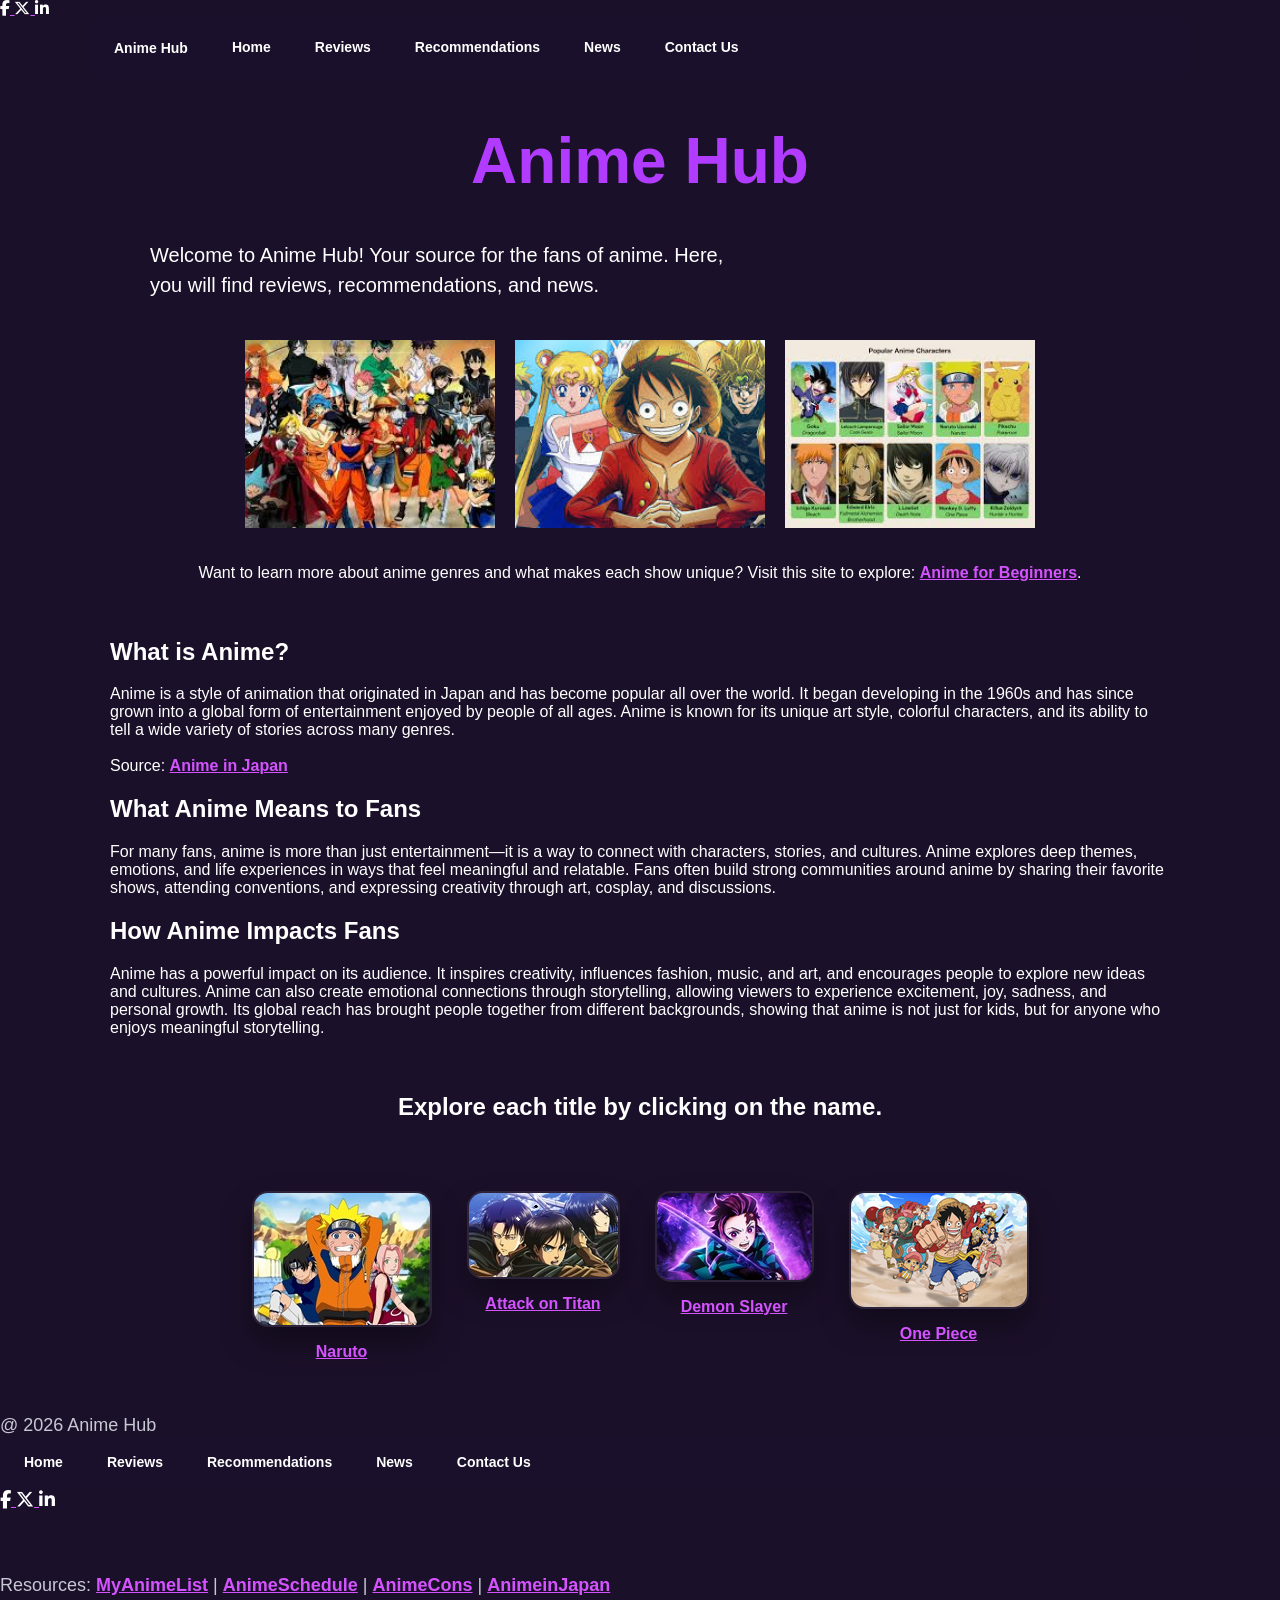
<file: index.html>
<!DOCTYPE html>
<html lang="en">
<head>
  <meta charset="UTF-8">
  <meta name="viewport" content="width=device-width, initial-scale=1.0">
 <link rel="stylesheet" href="https://cdnjs.cloudflare.com/ajax/libs/font-awesome/6.5.1/css/all.min.css">
  <title>Anime Hub - Home</title>
  <link rel="stylesheet" href="style.css">
    <style>
    h1 {
      text-align: center;
    }
      <!-- I USED ZYBOOKS, CHATGPT, GITHUB COPILOT, W3SCHOOLS TO HELP WITH THESE CODES -->
  </style>
</head>
<script src="SocialShare.js"></script>
<body>
<div class="share-bar">
   <!-- The Facebook Icon is below -->
    <a href="https://facebook.com" target="_blank" class="social-icon facebook">
        <i class="fab fa-facebook-f"></i>
    </a>
    <!-- The Twitter / X Icon is below -->
    <a href="https://twitter.com" target="_blank" class="social-icon twitter">
        <i class="fab fa-x-twitter"></i>
    </a>
    <!-- The LinkedIn Icon is below -->
    <a href="https://linkedin.com" target="_blank" class="social-icon linkedin">
        <i class="fab fa-linkedin-in"></i>
    </a>
</div>
  <div class="container">
    <header>
      <nav class="site-nav">
        <div class="nav-brand">
          <h2><a href="index.html">Anime Hub</a></h2>
        </div>
        <div id="nav-links" class="nav-links">
          <a href="index.html">Home</a>
          <a href="reviews.html">Reviews</a>
          <a href="recommendations.html">Recommendations</a>
          <a href="news.html">News</a>
          <a href="contact.html">Contact Us</a>
        </div>
      </nav>
    </header>
    <main class="home">
      <h1 style="color: #b13cff;">Anime Hub</h1>
      <p class="intro">
           Welcome to Anime Hub! Your source for the fans of anime. Here, you will find reviews, recommendations, and news.
      </p>
      <!-- I put pictures of groups of anime -->
      <div class="banner-row">
 <div class="banner-row">
  <img src="animepictures.jpg" alt="animepictures Banner" class="banner">
  <img src="animepictures2.jpg" alt="animepictures Banner" class="banner">
  <img src="animepictures3.jpg" alt="animepictures Banner" class="banner">
 </div>
  <p> Want to learn more about anime genres and what makes each show unique?
    Visit this site to explore:
    <a href="https://blog.displate.com/essential-anime-genres/" target="_blank">Anime for Beginners</a>.
  </p>
    <section class="about-anime">
  <h2>What is Anime?</h2>
    <p>
    Anime is a style of animation that originated in Japan and has become popular all over the world.
    It began developing in the 1960s and has since grown into a global form of entertainment enjoyed
    by people of all ages. Anime is known for its unique art style, colorful characters, and its
    ability to tell a wide variety of stories across many genres. 
    <br><br>
    
    Source: 
    <a href="https://animeinjapan.com/2023/09/everything-you-need-to-know-about-japanese-anime/" target="_blank">
      Anime in Japan
    </a>
  </p>
  <h2>What Anime Means to Fans</h2>
  <p>
    For many fans, anime is more than just entertainment—it is a way to connect with characters,
    stories, and cultures. Anime explores deep themes, emotions, and life experiences in ways that
    feel meaningful and relatable. Fans often build strong communities around anime by sharing their
    favorite shows, attending conventions, and expressing creativity through art, cosplay, and discussions.
  </p>

  <h2>How Anime Impacts Fans</h2>
  <p>
    Anime has a powerful impact on its audience. It inspires creativity, influences fashion, music,
    and art, and encourages people to explore new ideas and cultures. Anime can also create emotional
    connections through storytelling, allowing viewers to experience excitement, joy, sadness, and
    personal growth. Its global reach has brought people together from different backgrounds,
    showing that anime is not just for kids, but for anyone who enjoys meaningful storytelling.
  </p>
</section>
      <!-- individual anime pics -->

      <h2>Explore each title by clicking on the name.</h2>
<section class="anime-row">
        
        <div class="anime-card">
          <img src="Naruto.jpg" alt="Naruto">
           <p><a href="https://youtu.be/-G9BqkgZXRA?si=yzYzxNoAFTJAZHTi" target="_blank">Naruto</a></p>
        </div>

        <div class="anime-card">
          <img src="AttackonTitan2.jpg" alt="Attack on Titan">
          <p><a href="https://youtu.be/MGRm4IzK1SQ?si=L9QtOZnKsMv4501M" target="_blank">Attack on Titan</a></p>
        </div>

        <div class="anime-card">
          <img src="DemonSlayerHome.jpg" alt="Demon Slayer">
          <p><a href="https://youtu.be/VQGCKyvzIM4?si=_uyKwl52_qPNRIA2" target="_blank">Demon Slayer</a></p>
        </div>

        <div class="anime-card">
          <img src="OnePiece.png" alt="One Piece">             
          <p><a href="https://youtu.be/S8_YwFLCh4U?si=GzhGbMubPxefPXpX" target="_blank">One Piece</a></p>
         </div>
      </section>
      <!-- footers at the bottom of the page -->
      </main>
  </div>
     
                <footer>
  @ 2026 Anime Hub 
  <nav class="footer-nav">
    <a href="index.html">Home</a>
    <a href="reviews.html">Reviews</a>
    <a href="recommendations.html">Recommendations</a>
    <a href="news.html">News</a>
    <a href="contact.html">Contact Us</a>
  </nav>
<div class="share-bar">
   <!-- The Facebook Icon is below -->
    <a href="https://facebook.com" target="_blank" class="social-icon facebook">
        <i class="fab fa-facebook-f"></i>
    </a>
    <!-- The Twitter / X Icon is below -->
    <a href="https://twitter.com" target="_blank" class="social-icon twitter">
        <i class="fab fa-x-twitter"></i>
    </a>
    <!-- The LinkedIn Icon is below -->
    <a href="https://linkedin.com" target="_blank" class="social-icon linkedin">
        <i class="fab fa-linkedin-in"></i>
    </a>
</div>       
                </footer>
  
                <footer>
  <p>Resources:
    <a href="https://myanimelist.net/" target="_blank">MyAnimeList</a> |
    <a href="https://animeschedule.net/" target="_blank">AnimeSchedule</a> |
    <a href="https://animecons.com/" target="_blank">AnimeCons</a> |
    <a href="https://animeinjapan.com/2023/09/everything-you-need-to-know-about-japanese-anime/" target-"_blank">AnimeinJapan</a>
  </p>
                </footer>
</body>
</html>
</file>
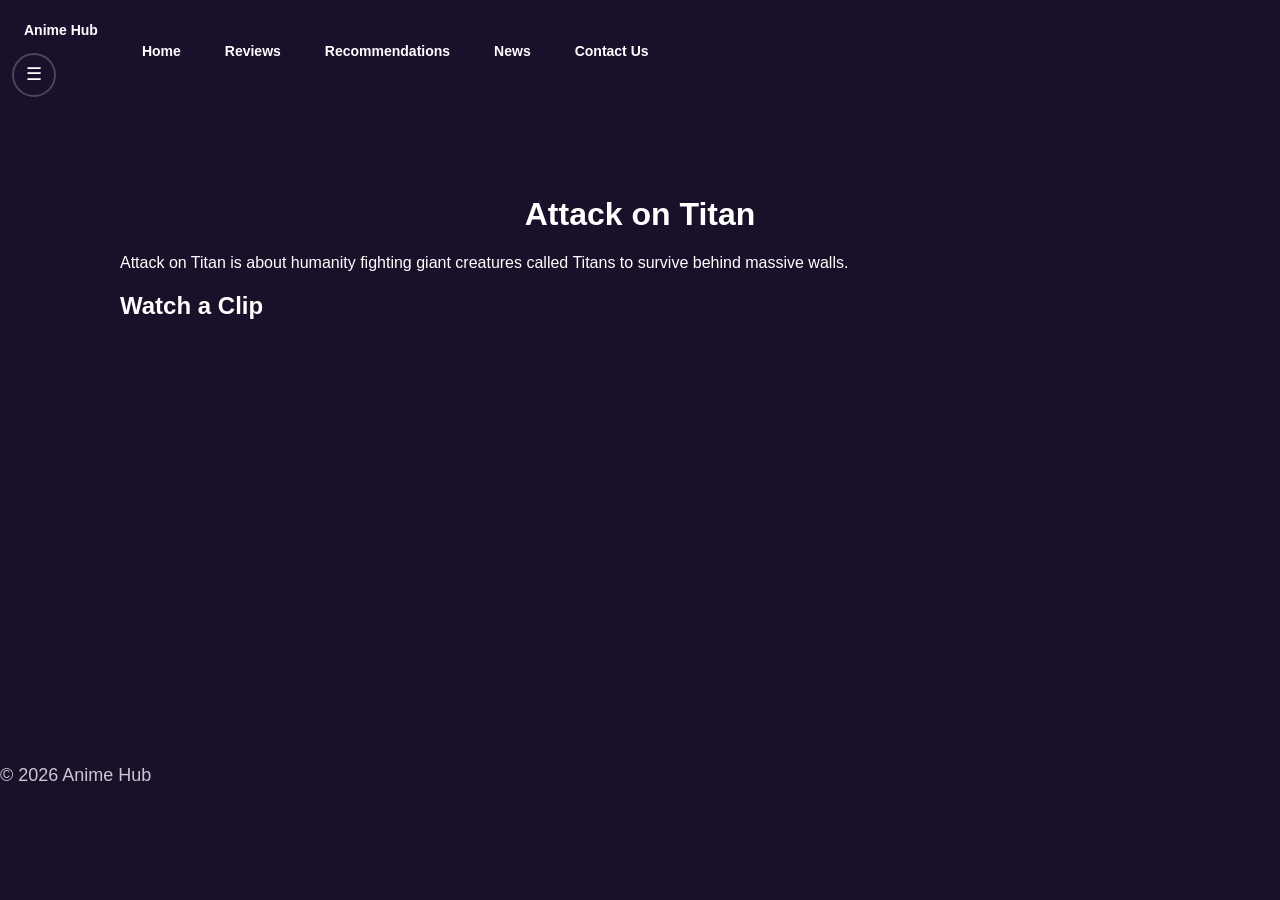
<file: aot.html>
<!DOCTYPE html>
<html lang="en">
<head>
  <meta charset="UTF-8">
  <meta name="viewport" content="width=device-width, initial-scale=1.0">
  <title>Anime Hub - Attack on Titan</title>
  <link rel="stylesheet" href="style.css">
  <script src="menu.js" defer></script>
</head>
<body>
  <header>
    <nav class="site-nav">
      <div class="nav-brand">
        <h2><a href="index.html">Anime Hub</a></h2>
        <button class="nav-toggle" aria-expanded="false" aria-controls="nav-links" aria-label="Open navigation menu">☰</button>
      </div>
      <div id="nav-links" class="nav-links">
        <a href="index.html">Home</a>
        <a href="reviews.html">Reviews</a>
        <a href="recommendations.html">Recommendations</a>
        <a href="news.html">News</a>
        <a href="contact.html">Contact Us</a>
      </div>
    </nav>
  </header>
  <main class="page">
  <h1>Attack on Titan</h1>
  <p>
    Attack on Titan is about humanity fighting giant creatures called Titans to survive behind massive walls.
  </p>
  <h2>Watch a Clip</h2>
  <iframe width="560" height="315" src="https://www.youtube.com/embed/MGRm4IzK1SQ" title="YouTube video player" frameborder="0" allowfullscreen></iframe>
  <br><br>
  </main>
  <footer>© 2026 Anime Hub</footer>
</body>
</html>
</file>
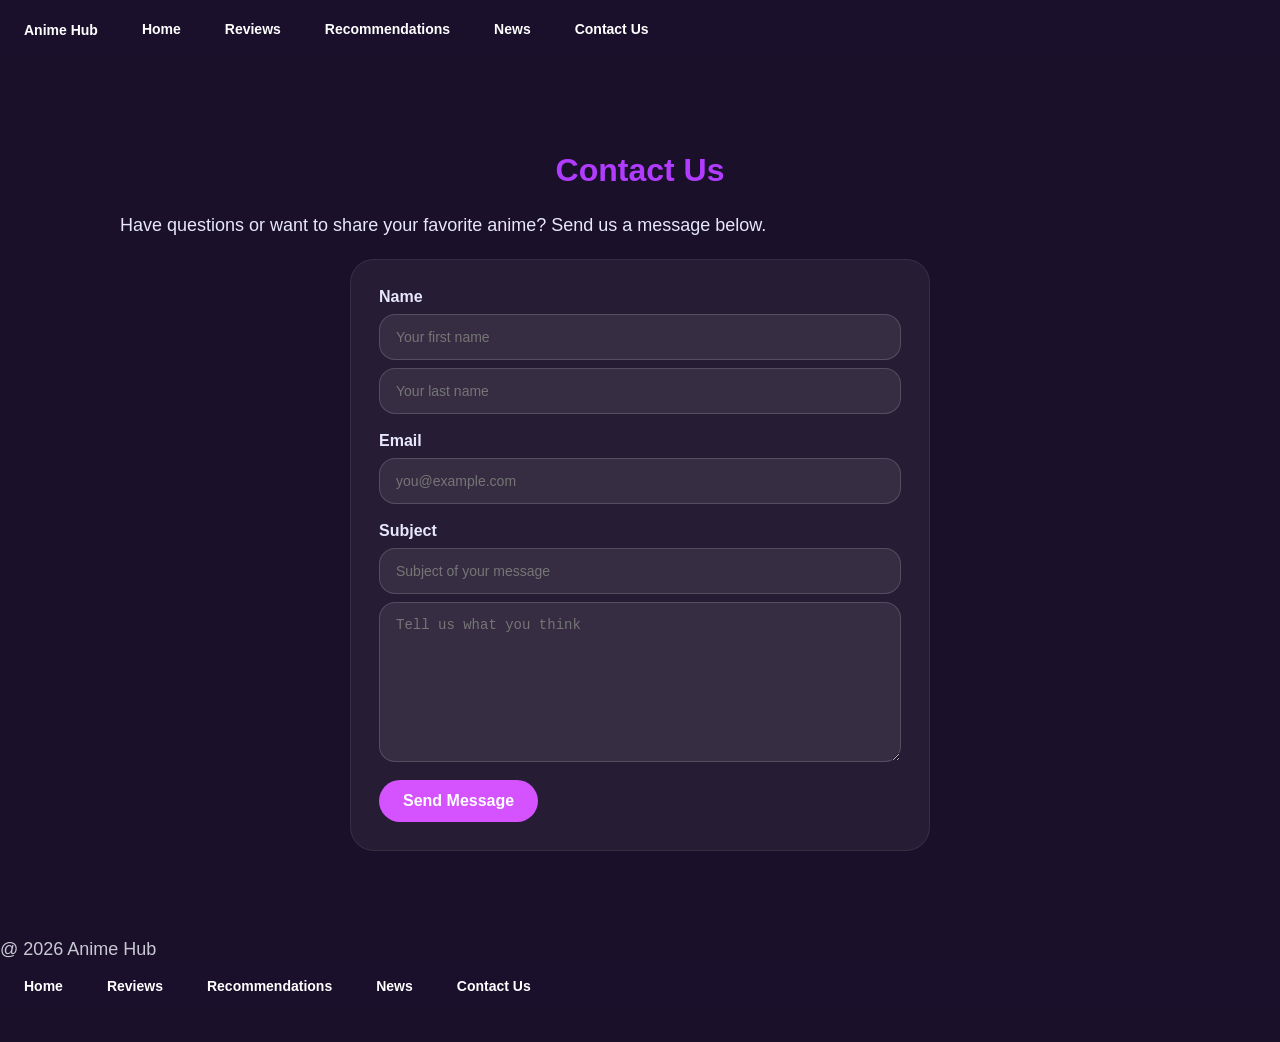
<file: contact.html>
<!DOCTYPE html>
<html lang="en">
<head>
  <meta charset="UTF-8">
  <meta name="viewport" content="width=device-width, initial-scale=1.0">
  <title>Anime Hub - Contact Us</title>
  <link rel="stylesheet" href="style.css">
  <!-- I USED ZYBOOKS, CHATGPT, GITHUB COPILOT, W3SCHOOLS TO HELP WITH THESE CODES -->
</head>
<body>
  <header>
    <nav class="site-nav">
      <div class="nav-brand">
        <h2><a href="index.html">Anime Hub</a></h2>
      </div>
      <div id="nav-links" class="nav-links">
        <a href="index.html">Home</a>
        <a href="reviews.html">Reviews</a>
        <a href="recommendations.html">Recommendations</a>
        <a href="news.html">News</a>
        <a href="contact.html">Contact Us</a>
      </div>
    </nav>
  </header>
  <main class="page">
    <h1 style="color: #b13cff;">Contact Us</h1>
    <p class="subtitle">Have questions or want to share your favorite anime? Send us a message below.</p>
    <section class="contact-container">
      <form class="contact-form">
        <form class="contact-form"
      action="mailto:gilyarc@email.sc.edu" 
      method="POST" 
      enctype="text/plain" 
      onsubmit="showMessage()">
        <label>
          Name
          <input type="text" name="firstname" placeholder="Your first name" required>
          <input type="text" name="lastname" placeholder="Your last name" required>
        </label>
        <label>
          Email
          <input type="email" name="email" placeholder="you@example.com">
        </label>
        <label>
          Subject
          <input type="text" name="subject" placeholder="Subject of your message">
          <textarea name="subject" placeholder="Tell us what you think"></textarea>
        </label>
        <button type="submit">Send Message</button>
      </form>
    </section>
  </main>
  <footer>
  @ 2026 Anime Hub 
  <nav class="footer-nav">
    <a href="index.html">Home</a>
    <a href="reviews.html">Reviews</a>
    <a href="recommendations.html">Recommendations</a>
    <a href="news.html">News</a>
    <a href="contact.html">Contact Us</a>
  </nav>
</footer>
</body>
</html>
</file>
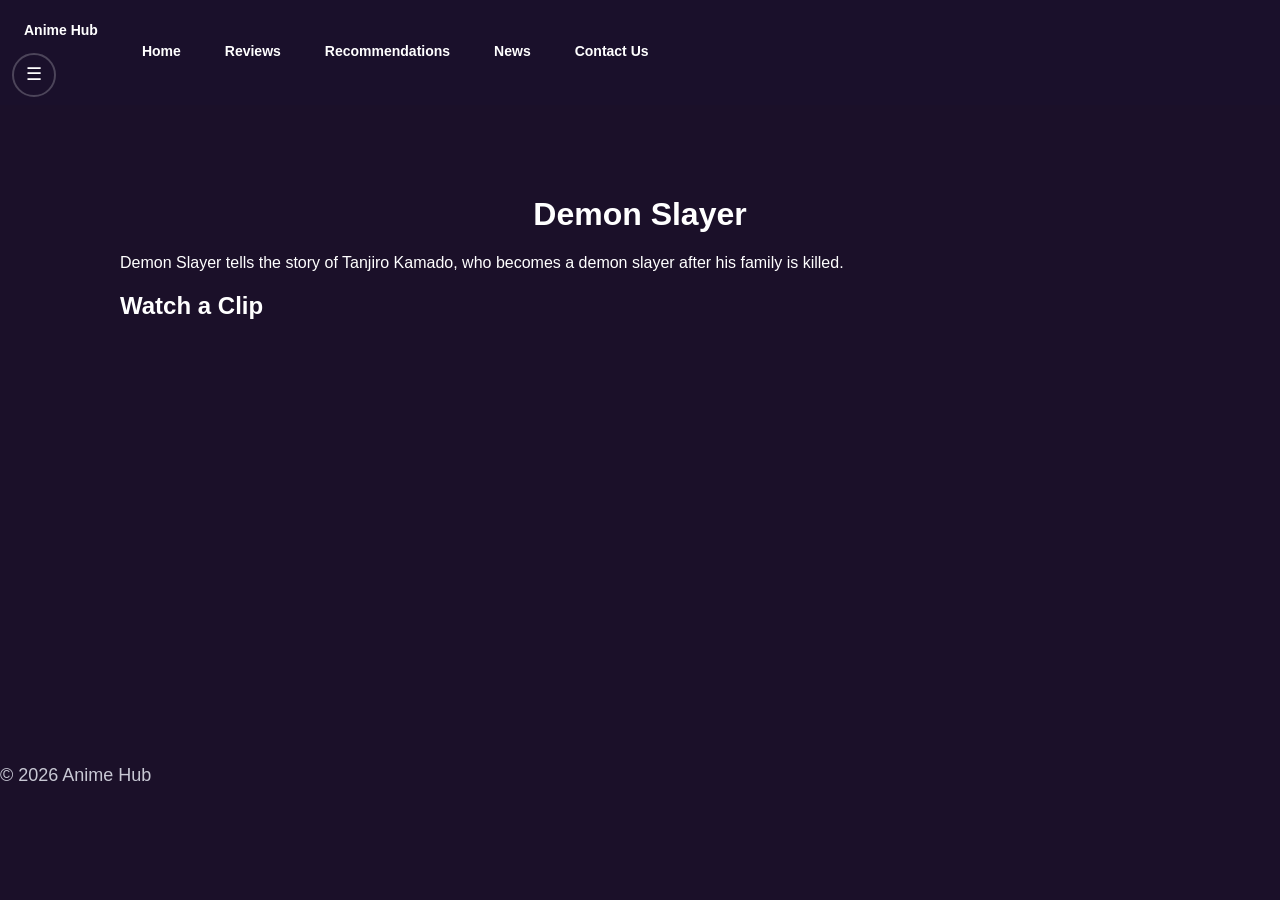
<file: demonslayer.html>
<!DOCTYPE html>
<html lang="en">
<head>
  <meta charset="UTF-8">
  <meta name="viewport" content="width=device-width, initial-scale=1.0">
  <title>Anime Hub - Demon Slayer</title>
  <link rel="stylesheet" href="style.css">
  <script src="menu.js" defer></script>
</head>
<body>
  <header>
    <nav class="site-nav">
      <div class="nav-brand">
        <h2><a href="index.html">Anime Hub</a></h2>
        <button class="nav-toggle" aria-expanded="false" aria-controls="nav-links" aria-label="Open navigation menu">☰</button>
      </div>
      <div id="nav-links" class="nav-links">
        <a href="index.html">Home</a>
        <a href="reviews.html">Reviews</a>
        <a href="recommendations.html">Recommendations</a>
        <a href="news.html">News</a>
        <a href="contact.html">Contact Us</a>
      </div>
    </nav>
  </header>
  <main class="page">
  <h1>Demon Slayer</h1>
  <p>
    Demon Slayer tells the story of Tanjiro Kamado, who becomes a demon slayer after his family is killed.
  </p>
  <h2>Watch a Clip</h2>
  <iframe width="560" height="315" src="https://www.youtube.com/embed/VQGCKyvzIM4" title="YouTube video player" frameborder="0" allowfullscreen></iframe>
  <br><br>
  </main>
  <footer>© 2026 Anime Hub</footer>
</body>
</html>
</file>
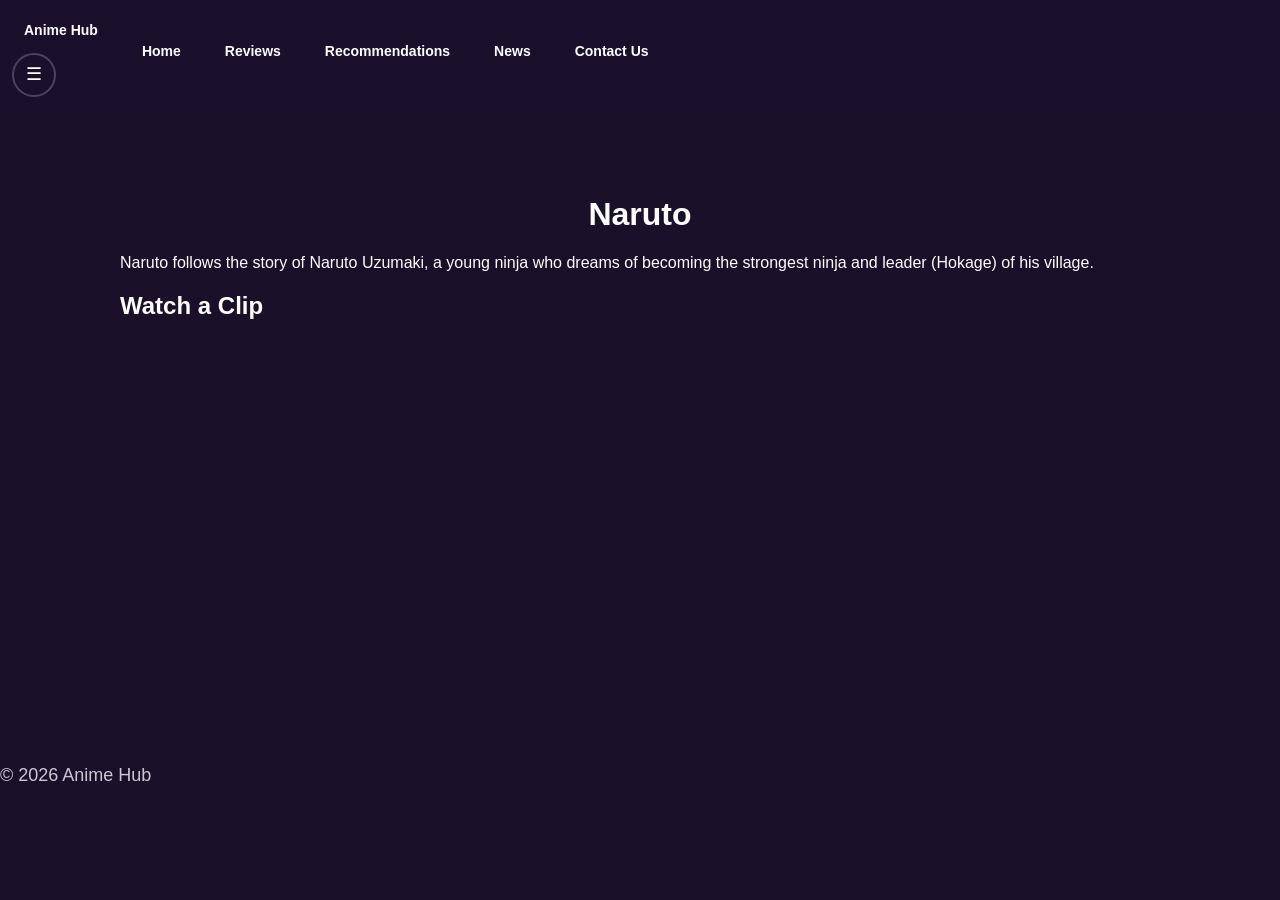
<file: naruto.html>
<!DOCTYPE html>
<html lang="en">
<head>
  <meta charset="UTF-8">
  <meta name="viewport" content="width=device-width, initial-scale=1.0">
  <title>Anime Hub - Naruto</title>
  <link rel="stylesheet" href="style.css">
  <script src="menu.js" defer></script>
</head>
<body>
  <header>
    <nav class="site-nav">
      <div class="nav-brand">
        <h2><a href="index.html">Anime Hub</a></h2>
        <button class="nav-toggle" aria-expanded="false" aria-controls="nav-links" aria-label="Open navigation menu">☰</button>
      </div>
      <div id="nav-links" class="nav-links">
        <a href="index.html">Home</a>
        <a href="reviews.html">Reviews</a>
        <a href="recommendations.html">Recommendations</a>
        <a href="news.html">News</a>
        <a href="contact.html">Contact Us</a>
      </div>
    </nav>
  </header>
  <main class="page">
  <h1>Naruto</h1>
  <p>
    Naruto follows the story of Naruto Uzumaki, a young ninja who dreams of becoming the strongest ninja and leader (Hokage) of his village.
  </p>
  <h2>Watch a Clip</h2>
  <iframe width="560" height="315" src="https://www.youtube.com/embed/-G9BqkgZXRA" title="YouTube video player" frameborder="0" allowfullscreen></iframe>
  <br><br>
  </main>
  <footer>© 2026 Anime Hub</footer>
</body>
</html>
</file>
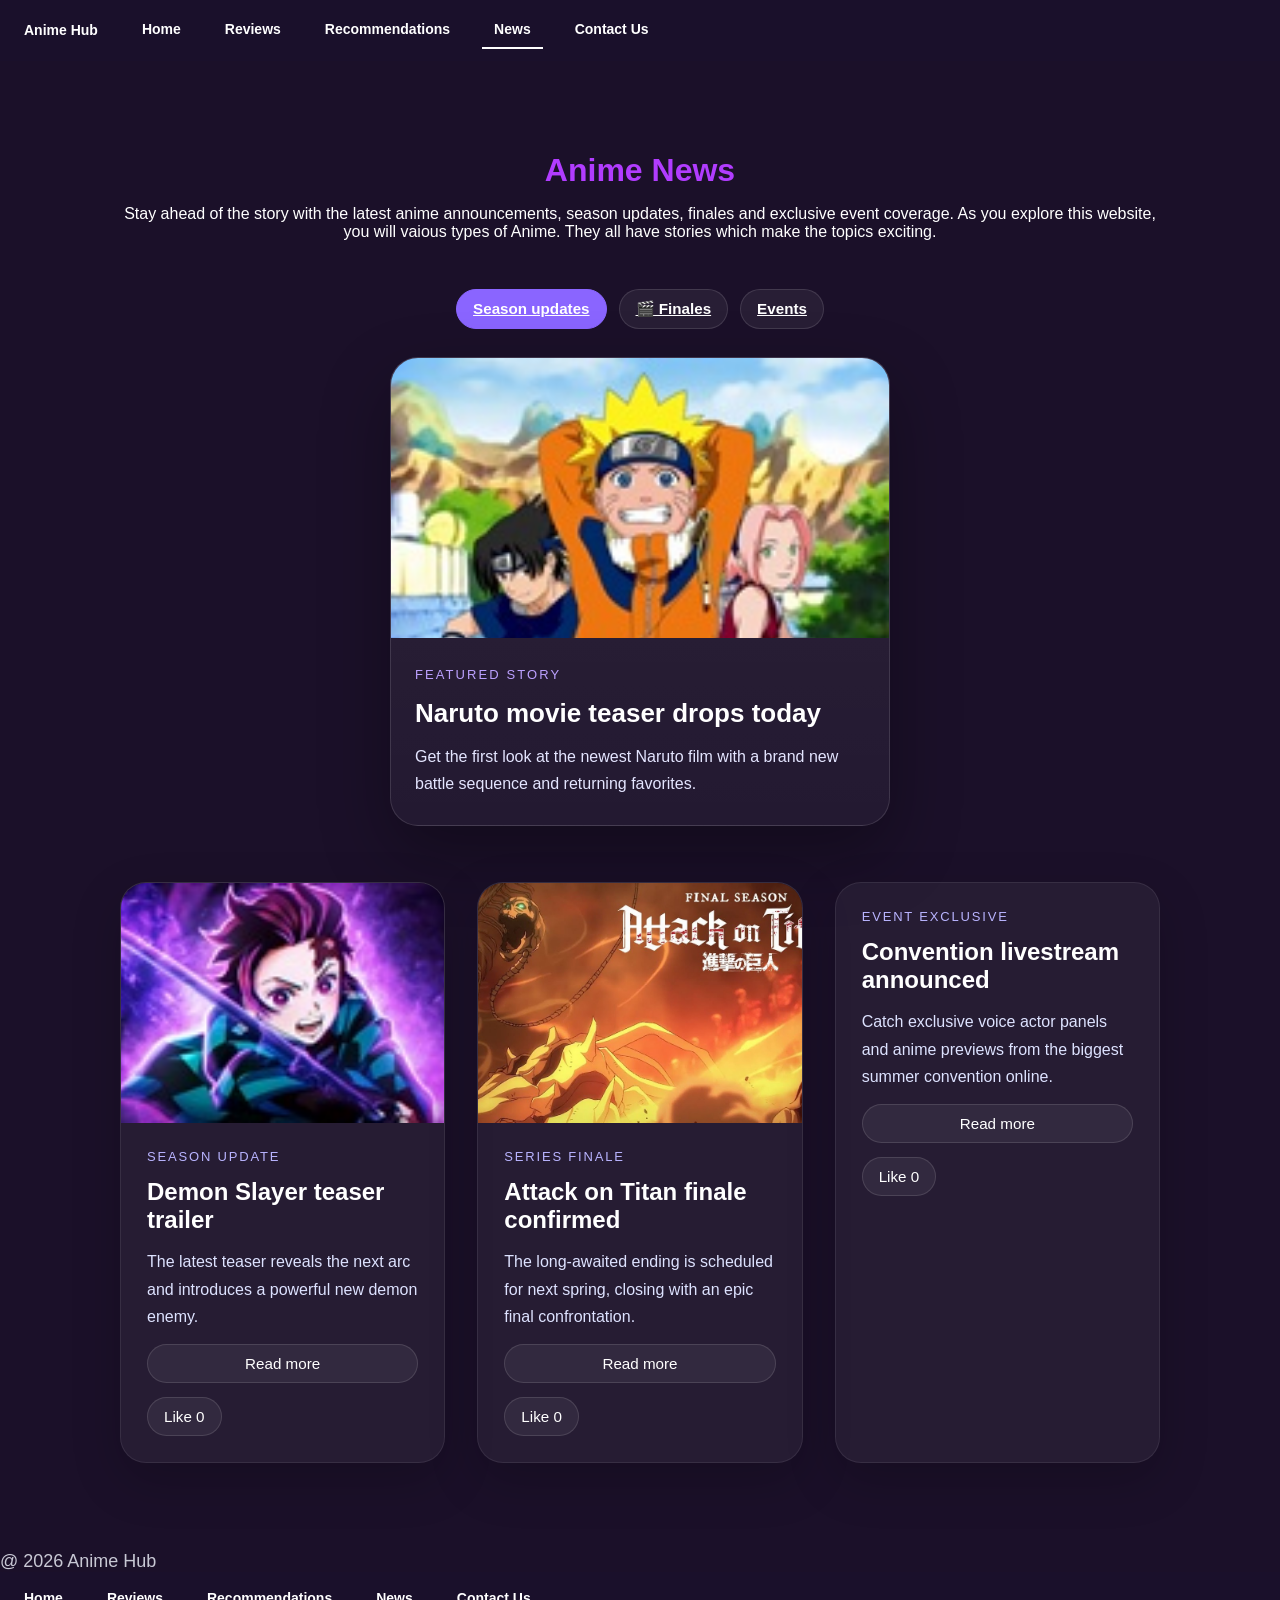
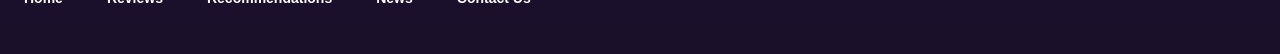
<file: news.html>
<!DOCTYPE html>
<html lang="en">
<head>
  <meta charset="UTF-8">
  <meta name="viewport" content="width=device-width, initial-scale=1.0">
  <title>Anime Hub News</title>
  <link rel="stylesheet" href="style.css">

  <!-- I USED ZYBOOKS, CHATGPT, GITHUB COPILOT, W3SCHOOLS TO HELP WITH THESE CODES -->
  <script src="news.js" defer></script>
</head>
<body>
  <header>
    <nav class="site-nav">
      <div class="nav-brand">
        <h2><a href="index.html">Anime Hub</a></h2>
       
      </div>
      <div id="nav-links" class="nav-links">
        <a href="index.html">Home</a>
        <a href="reviews.html">Reviews</a>
        <a href="recommendations.html">Recommendations</a>
        <a class="active" href="news.html">News</a>
        <a href="contact.html">Contact Us</a>
      </div>
    </nav>
  </header>

  <main class="page">
    <div class="news-header">
     <h1 style="color: #b13cff;">Anime News</h1>
      <p>Stay ahead of the story with the latest anime announcements, season updates, finales and exclusive event coverage. As you
        explore this website, you will vaious types of Anime. They all have stories which make the topics exciting.
        
      </p>
    </div>

    <div class="news-filters" aria-label="News filters">
     <a href="https://animeschedule.net/" target="_blank" class="filter-btn active">
      Season updates
    </a>
    <a href="https://screenrant.com/best-anime-finales-ever/" target="_blank" class="filter-btn">
        🎬 Finales
    </a>
    <a href="https://animecons.com/" target="_blank" class="filter-btn">
        Events
    </a>

    </div>

    <section class="news-hero">
      <aside class="hero-card">
        <img src="Naruto.jpg" alt="Naruto news">
        <div class="hero-card-copy">
          <p class="eyebrow">Featured Story</p>
          <h2>Naruto movie teaser drops today</h2>
          <p>Get the first look at the newest Naruto film with a brand new battle sequence and returning favorites.</p>
        </div>
      </aside>
    </section>
    
    <section class="news-grid">
      <article class="news-card" data-category="season-update">
        <img src="DemonSlayerHome.jpg" alt="Demon Slayer news">
        <div class="news-card-content">
          <span class="news-meta">Season update</span>
          <h2>Demon Slayer teaser trailer</h2>
          <p>The latest teaser reveals the next arc and introduces a powerful new demon enemy.</p>
          <button class="toggle-details" aria-expanded="false">Read more</button>
          <div class="news-details hidden">
            <p>Fans can expect new characters, updated animation, and more fight choreography in the upcoming season.</p>
          </div>
          <button class="like-btn">Like <span class="like-count">0</span></button>
        </div>
      </article>

      <article class="news-card" data-category="series-finale">
        <img src="AttackonTitanNews.jpeg" alt="Attack on Titan news">
        <div class="news-card-content">
          <span class="news-meta">Series finale</span>
          <h2>Attack on Titan finale confirmed</h2>
          <p>The long-awaited ending is scheduled for next spring, closing with an epic final confrontation.</p>
          <button class="toggle-details" aria-expanded="false">Read more</button>
          <div class="news-details hidden">
            <p>The finale will bring closure to the story and answer lingering questions about the Titans and the walls.</p>
          </div>
          <button class="like-btn">Like <span class="like-count">0</span></button>
        </div>
      </article>

      <article class="news-card" data-category="event-exclusive">
        <div class="news-card-content no-image">
          <span class="news-meta">Event exclusive</span>
          <h2>Convention livestream announced</h2>
          <p>Catch exclusive voice actor panels and anime previews from the biggest summer convention online.</p>
          <button class="toggle-details" aria-expanded="false">Read more</button>
          <div class="news-details hidden">
            <p>The livestream will include exclusive trailers, giveaways, and a Q&A with top anime creators.</p>
          </div>
          <button class="like-btn">Like <span class="like-count">0</span></button>
        </div>
      </article>
    </section>
  </main>
  <footer>
  @ 2026 Anime Hub 
  <nav class="footer-nav">
          <a href="index.html">Home</a>
          <a href="reviews.html">Reviews</a>
          <a href="recommendations.html">Recommendations</a>
          <a href="news.html">News</a>
          <a href="contact.html">Contact Us</a>
  </nav>
</footer>
</body>
</html>
</file>
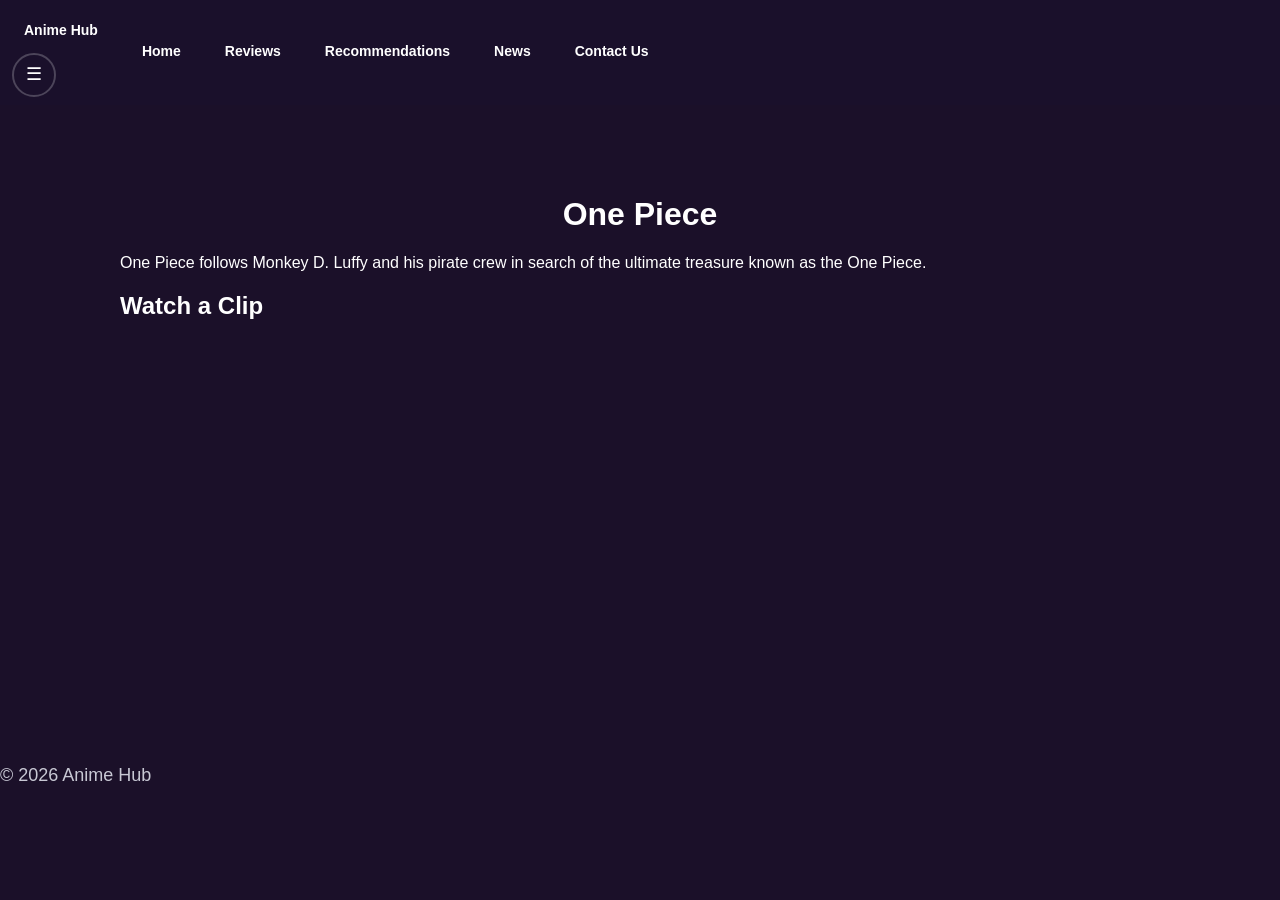
<file: onepiece.html>
<!DOCTYPE html>
<html lang="en">
<head>
  <meta charset="UTF-8">
  <meta name="viewport" content="width=device-width, initial-scale=1.0">
  <title>Anime Hub - One Piece</title>
  <link rel="stylesheet" href="style.css">
  <script src="menu.js" defer></script>
</head>
<body>
  <header>
    <nav class="site-nav">
      <div class="nav-brand">
        <h2><a href="index.html">Anime Hub</a></h2>
        <button class="nav-toggle" aria-expanded="false" aria-controls="nav-links" aria-label="Open navigation menu">☰</button>
      </div>
      <div id="nav-links" class="nav-links">
        <a href="index.html">Home</a>
        <a href="reviews.html">Reviews</a>
        <a href="recommendations.html">Recommendations</a>
        <a href="news.html">News</a>
        <a href="contact.html">Contact Us</a>
      </div>
    </nav>
  </header>
  <main class="page">
  <h1>One Piece</h1>
  <p>
    One Piece follows Monkey D. Luffy and his pirate crew in search of the ultimate treasure known as the One Piece.
  </p>
  <h2>Watch a Clip</h2>
  <iframe width="560" height="315" src="https://www.youtube.com/embed/S8_YwFLCh4U" title="YouTube video player" frameborder="0" allowfullscreen></iframe>
  <br><br>
  </main>
  <footer>© 2026 Anime Hub</footer>
</body>
</html>
</file>
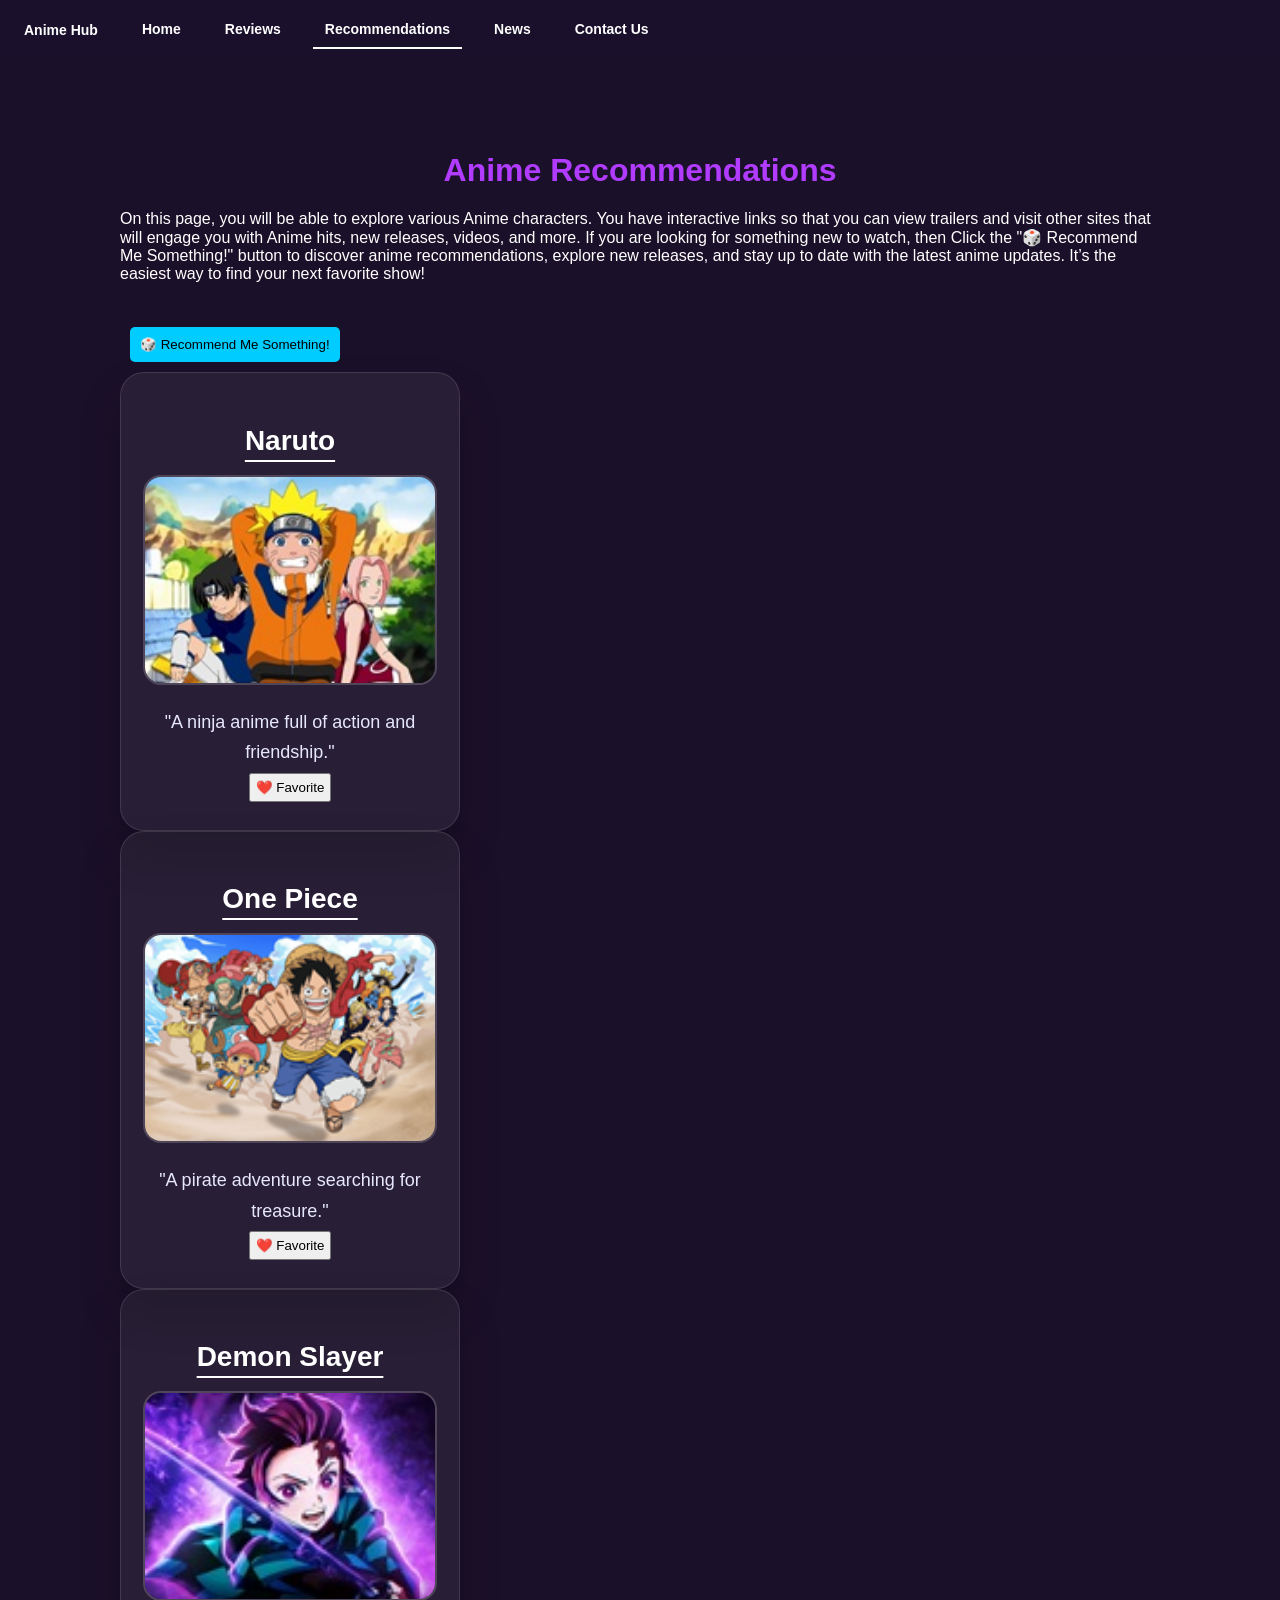
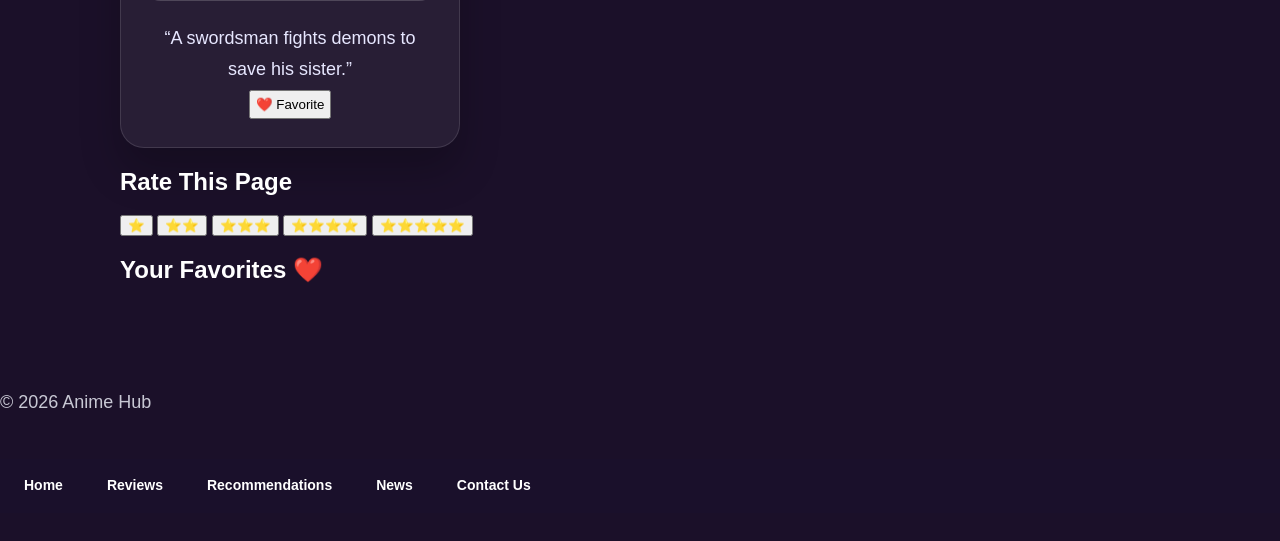
<file: recommendations.html>
<!DOCTYPE html>
<html lang="en">
<head>
  <meta charset="UTF-8">
  <meta name="viewport" content="width=device-width, initial-scale=1.0">
  <title>Anime Hub - Recommendations</title>
  <link rel="stylesheet" href="style.css">
 
<!-- I USED ZYBOOKS, CHATGPT, GITHUB COPILOT, W3SCHOOLS TO HELP WITH THESE CODES -->
  <style>
    #search {
      padding: 10px;
      width: 250px;
      margin: 20px 0;
      border-radius: 5px;
    }

    .recommendation-card {
      transition: transform 0.3s;
      cursor: pointer;
    }

    .recommendation-card:hover {
      transform: scale(1.05);
    }

    .random-btn {
      padding: 10px;
      margin: 10px;
      background-color: #00ccff;
      border: none;
      border-radius: 5px;
      cursor: pointer;
    }

    .fav-btn {
      margin-top: 5px;
      padding: 5px;
      cursor: pointer;
    }
  </style>
</head>

<body>
  <header>
    <nav class="site-nav">
      <div class="nav-brand">
        <h2><a href="index.html">Anime Hub</a></h2>
       
      </div>
      <div id="nav-links" class="nav-links">
        <a href="index.html">Home</a>
        <a href="reviews.html">Reviews</a>
        <a class="active" href="recommendations.html">Recommendations</a>
        <a href="news.html">News</a>
        <a href="contact.html">Contact Us</a>
      </div>
    </nav>
  </header>

  <main class="page">
    <h1 style="color: #b13cff;">Anime Recommendations</h1>
    <p>
      On this page, you will be able to explore various Anime characters. You have interactive links so that you can view trailers and visit other 
      sites that will engage you with Anime hits, new releases, videos, and more. If you are looking for something new to watch, then Click the "🎲 Recommend Me Something!" button to discover anime recommendations, explore new releases, and stay up to date with the latest anime updates. It’s the easiest way to find your next favorite show!
    </p>

    <br>
   <button class="random-btn" onclick="window.open('http://aniwaves.ru/', '_blank')">
      🎲 Recommend Me Something!
    </button>

    <section class="recommendation-grid">
      
    
     <div class="recommendation-row">

  <article class="recommendation-card" onclick="goToPage('naruto.html')">
    <h2>Naruto</h2>
    <img src="Naruto.jpg" alt="Naruto">
    <p>"A ninja anime full of action and friendship."</p>
    <button class="fav-btn" onclick="event.stopPropagation(); addFavorite('Naruto')">❤️ Favorite</button>
  </article>

  <article class="recommendation-card" onclick="goToPage('onepiece.html')">
    <h2>One Piece</h2>
    <img src="OnePiece.png" alt="One Piece">
    <p>"A pirate adventure searching for treasure."</p>
    <button class="fav-btn" onclick="event.stopPropagation(); addFavorite('One Piece')">❤️ Favorite</button>
  </article>

  <article class="recommendation-card" onclick="goToPage('demonslayer.html')">
    <h2>Demon Slayer</h2>
    <img src="DemonSlayerHome.jpg" alt="Demon Slayer">
    <p>“A swordsman fights demons to save his sister.”</p>
    <button class="fav-btn" onclick="event.stopPropagation(); addFavorite('Demon Slayer')">❤️ Favorite</button>
  </article>

</div>
    </section>

    <!-- RATING -->
    <h2>Rate This Page</h2>
    <button onclick="rate(1)">⭐</button>
    <button onclick="rate(2)">⭐⭐</button>
    <button onclick="rate(3)">⭐⭐⭐</button>
    <button onclick="rate(4)">⭐⭐⭐⭐</button>
    <button onclick="rate(5)">⭐⭐⭐⭐⭐</button>

    <p id="ratingResult"></p>

    <!-- FAVORITES -->
    <h2>Your Favorites ❤️</h2>
    <p id="favorites"></p>

  </main>

  <footer>© 2026 Anime Hub</footer>

  <script>
    function goToPage(page) {
      window.location.href = page;
    }

    function filterAnime() {
      let input = document.getElementById("search").value.toLowerCase();
      let cards = document.querySelectorAll(".recommendation-card");

      cards.forEach(card => {
        let text = card.innerText.toLowerCase();
        card.style.display = text.includes(input) ? "block" : "none";
      });
    }

    function randomAnime() {
      let anime = ["naruto.html", "onepiece.html", "demonslayer.html"];
      let pick = anime[Math.floor(Math.random() * anime.length)];
      window.location.href = pick;
    }

    function rate(num) {
      document.getElementById("ratingResult").innerText =
        "You rated this " + num + " stars!";
    }

    function addFavorite(name) {
      document.getElementById("favorites").innerHTML += name + "<br>";
    }
  </script>

  <footer>
   <nav class="footer-nav">
    <a href="index.html">Home</a>
    <a href="reviews.html">Reviews</a>
    <a href="recommendations.html">Recommendations</a>
    <a href="news.html">News</a>
    <a href="contact.html">Contact Us</a>
  </nav>
</footer>
  <!-- I used github copilot to help with this section>
  <script>
    function goToPage(page) {
      window.location.href = page;
    }

    function filterAnime() {
      let input = document.getElementById("search").value.toLowerCase();
      let cards = document.querySelectorAll(".recommendation-card");

      cards.forEach(card => {
        let text = card.innerText.toLowerCase();
        card.style.display = text.includes(input) ? "block" : "none";
      });
    }

    function randomAnime() {
      let anime = ["naruto.html", "onepiece.html", "demonslayer.html"];
      let pick = anime[Math.floor(Math.random() * anime.length)];
      window.location.href = pick;
    }

    function rate(num) {
      document.getElementById("ratingResult").innerText =
        "You rated this " + num + " stars!";
    }

    function addFavorite(name) {
      document.getElementById("favorites").innerHTML += name + "<br>";
    }
  </script>

</body> 
</html>
</file>
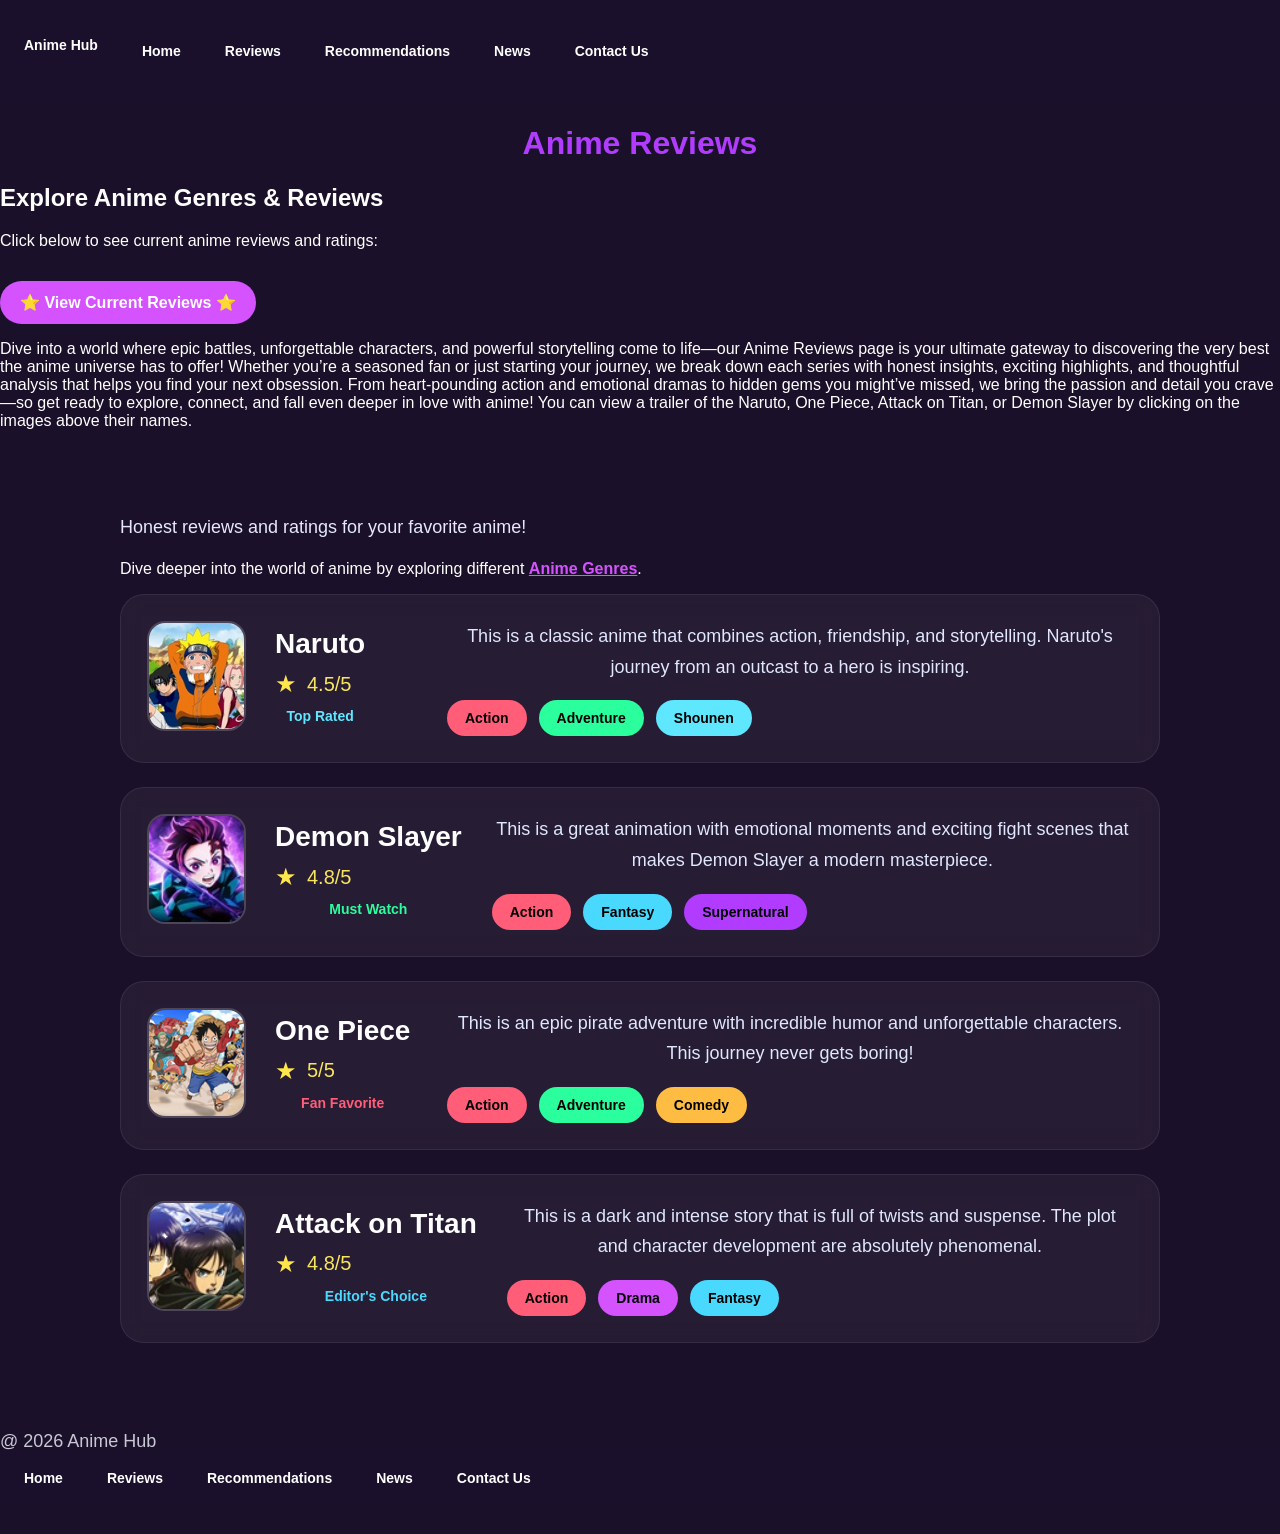
<file: reviews.html>
<!DOCTYPE html>
<html lang="en">
<head>
   <meta charset="UTF-8">
   <meta name="viewport" content="width=device-width, initial-scale=1.0">
   <title>Anime Hub - Reviews</title>
   <link rel="stylesheet" href="style.css">
  
</head>
<!-- I USED ZYBOOKS, CHATGPT, GITHUB COPILOT, W3SCHOOLS TO HELP WITH THESE CODES -->

<body>
 <header>
   <nav class="site-nav">
     <div class="nav-brand">
       <h1><a href="index.html">Anime Hub</a></h1>
       <section class="anime-info">
    
</section>
     </div>
     <div id="nav-links" class="nav-links">
       <a href="index.html">Home</a>
       <a href="reviews.html">Reviews</a>
       <a href="recommendations.html">Recommendations</a>
       <a href="news.html">News</a>
       <a href="contact.html">Contact Us</a>
     </div>
   </nav>
 </header>

   <h1 class="review-title">Anime Reviews</h1>
   <h2>Explore Anime Genres & Reviews</h2>
  <p>
    Click below to see current anime reviews and ratings:
  </p>

  <a href="https://myanimelist.net/" target="_blank" class="review-link-btn">
             ⭐ View Current Reviews ⭐ </a>
     
    <p>
         Dive into a world where epic battles, unforgettable characters, and powerful storytelling come to life—our Anime Reviews page 
         is your ultimate gateway to discovering the very best the anime universe has to offer! Whether you’re a seasoned fan or just 
         starting your journey, we break down each series with honest insights, exciting highlights, and thoughtful analysis that helps 
         you find your next obsession. From heart-pounding action and emotional dramas to hidden gems you might’ve missed, we bring the 
         passion and detail you crave—so get ready to explore, connect, and fall even deeper in love with anime! You can view a trailer 
         of the Naruto, One Piece, Attack on Titan, or Demon Slayer by clicking on the images above their names.
    </p> 
  </a>
</body>     
  <main class="page">
     <p class="subtitle">Honest reviews and ratings for your favorite anime!</p>

<section class="reviews">
  
  <p>Dive deeper into the world of anime by exploring different <a href="https://beebom.com/anime-types-genres-explained/">Anime Genres</a>.</p>

  <!-- your review cards here -->
</section>

   <section class="review-list">
     <article class="review-card">
       <div class="review-card-left">
         <a href="https://pluto.tv/us/live-tv/5da0c85bd2c9c10009370984" target="_blank">
              <img class="review-image" src="Naruto.jpg" alt="Naruto">
         </a>

          
         <div>
           <h2>Naruto</h2>
           <div class="review-score"><span class="star">★</span><span>4.5/5</span></div>
           <p class="review-badge top-rated">Top Rated</p>
         </div>
       </div>
       <div class="review-details">
         <p class="review-text">This is a classic anime that combines action, friendship, and storytelling. Naruto's journey from an outcast to a hero is inspiring.</p>
         <div class="tags">
           <span class="tag action">Action</span>
           <span class="tag adventure">Adventure</span>
           <span class="tag shounen">Shounen</span>
         </div>
       </div>
     </article>

     <article class="review-card">
       <div class="review-card-left">
       <a href="https://www.youtube.com/playlist?list=PLauS4UkV49TrGK5bGGI43-AutTl9-SXeK" target="_blank">
  <img class="review-image" src="DemonSlayerHome.jpg" alt="Demon Slayer">
</a>
         <div>
           <h2>Demon Slayer</h2>
           <div class="review-score"><span class="star">★</span><span>4.8/5</span></div>
           <p class="review-badge must-watch">Must Watch</p>
         </div>
       </div>
       <div class="review-details">
         <p class="review-text">This is a great animation with emotional moments and exciting fight scenes that makes Demon Slayer a modern masterpiece.</p>
         <div class="tags">
           <span class="tag action">Action</span>
           <span class="tag fantasy">Fantasy</span>
           <span class="tag supernatural">Supernatural</span>
         </div>
       </div>
     </article>

     <article class="review-card">
       <div class="review-card-left">
          <a href="https://www.youtube.com/watch?v=Ades3pQbeh8 target="_blank">
         <img class="review-image" src="OnePiece.png" alt="One Piece"></a>
         <div>
           <h2>One Piece</h2>
           <div class="review-score"><span class="star">★</span><span>5/5</span></div>
           <p class="review-badge fan-favorite">Fan Favorite</p>
         </div>
       </div>
       <div class="review-details">
         <p class="review-text">This is an epic pirate adventure with incredible humor and unforgettable characters. This journey never gets boring!</p>
         <div class="tags">
           <span class="tag action">Action</span>
           <span class="tag adventure">Adventure</span>
           <span class="tag comedy">Comedy</span>
         </div>
       </div>
     </article>

     <article class="review-card">
       <div class="review-card-left">
        <a href="https://youtu.be/MXsa98OZJUU?si=C6GvVyyFxwul0XO0" target="_blank">
           <img class="review-image" src="AttackonTitan2.jpg" alt="Attack on Titan">
         </a>
         <div>
           <h2>Attack on Titan</h2>
           <div class="review-score"><span class="star">★</span><span>4.8/5</span></div>
           <p class="review-badge editors-choice">Editor's Choice</p>
         </div>
       </div>
       <div class="review-details">
         <p class="review-text">This is a dark and intense story that is full of twists and suspense. The plot and character development are absolutely phenomenal.</p>
         <div class="tags">
           <span class="tag action">Action</span>
           <span class="tag drama">Drama</span>
           <span class="tag fantasy">Fantasy</span>
         </div>
       </div>
     </article>
   </section>
 </main>
 <footer>
  @ 2026 Anime Hub 
  <nav class="footer-nav">
    <a href="index.html">Home</a>
    <a href="reviews.html">Reviews</a>
    <a href="recommendations.html">Recommendations</a>
    <a href="news.html">News</a>
    <a href="contact.html">Contact Us</a>
  </nav>
</footer>
</body>
</html>
</file>
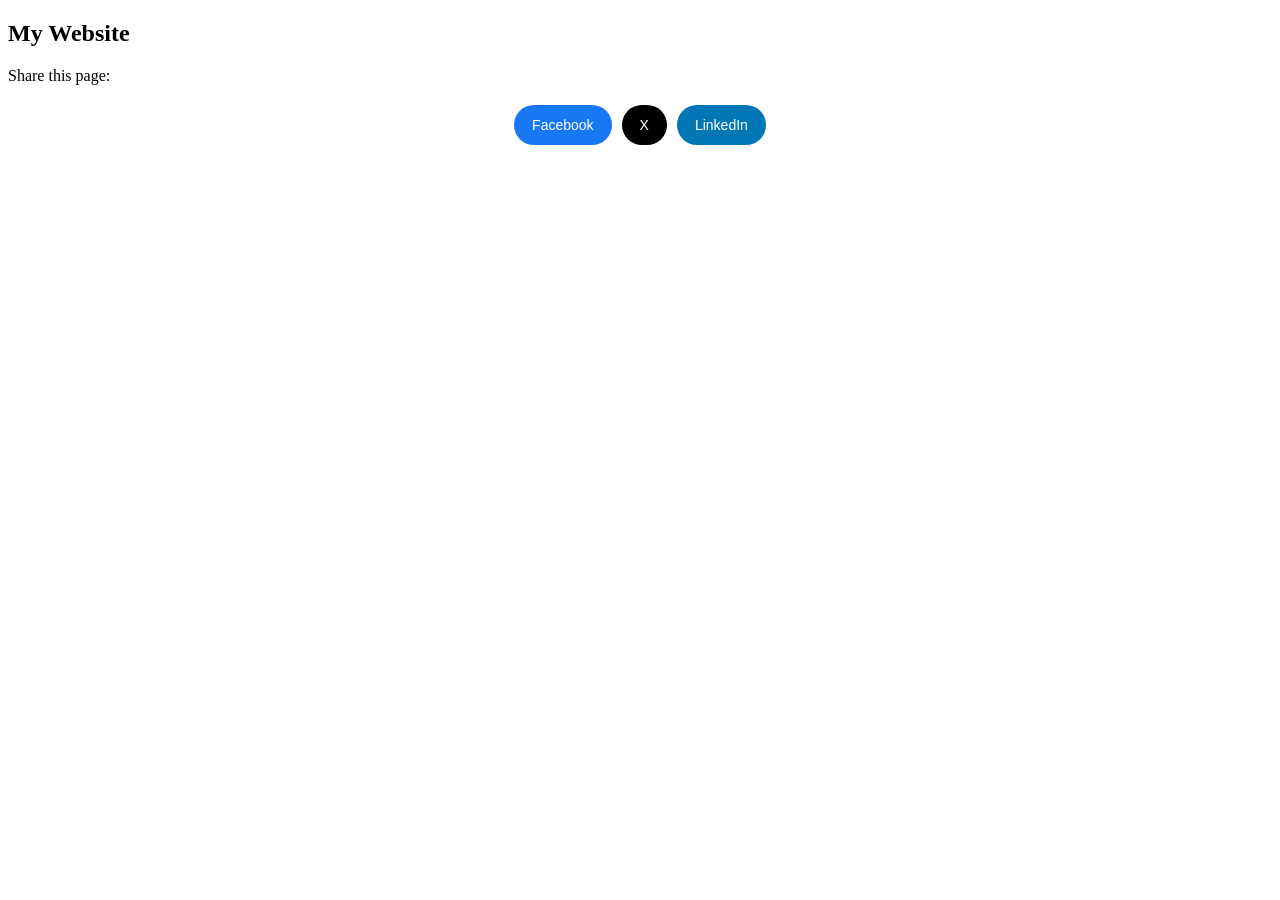
<file: SocialShare.html>
<!DOCTYPE html>
<html>
<head>
  <title>My Page</title>
  <style>
    .share-bar {
      display: flex;
      gap: 10px;
      justify-content: center;
      margin: 20px 0;
    }
    .share-btn {
      border: none;
      padding: 12px 18px;
      color: white;
      font-size: 14px;
      border-radius: 25px;
      cursor: pointer;
    }
    .facebook { background-color: #1877f2; }
    .twitter { background-color: #000000; }
    .linkedin { background-color: #0077b5; }
  </style>
</head>

<body>

<h2>My Website</h2>
<p>Share this page:</p>

<div class="share-bar">
  <button class="share-btn facebook" onclick="shareFacebook()">Facebook</button>
  <button class="share-btn twitter" onclick="shareTwitter()">X</button>
  <button class="share-btn linkedin" onclick="shareLinkedIn()">LinkedIn</button>
</div>

<script>
function shareFacebook() {
  const url = encodeURIComponent(window.location.href);
  window.open(`https://www.facebook.com/sharer/sharer.php?u=${url}`);
}

function shareTwitter() {
  const url = encodeURIComponent(window.location.href);
  const text = encodeURIComponent(document.title);
  window.open(`https://twitter.com/intent/tweet?url=${url}&text=${text}`);
}

function shareLinkedIn() {
  const url = encodeURIComponent(window.location.href);
  window.open(`https://www.linkedin.com/sharing/share-offsite/?url=${url}`);
}
</script>

</body>
</html>
</file>
<file: style.css>
*, *::before, *::after {
  box-sizing: border-box;
}

/* I USED ZYBOOKS, CHATGPT, GITHUB COPILOT, W3SCHOOLS TO HELP WITH THESE CODES --> */

<img class="review-image" src="animereview.jpg" alt="review image">
html {
  scroll-behavior: smooth;
}
.review-image {
  cursor: pointer;
  transition: 0.3s;
}
.center-text {
    text-align: center;
    max-width: 800px;
    margin: 0 auto;
    line-height: 1.6;
}

.review-image:hover {
  transform: scale(1.05);
}

.banner-row {
  display: flex;
  justify-content: center;   
  gap: 20px;                 
  flex-wrap: wrap;           
}
.review-image {
  width: 500px;    
  max-width: 90%;   
  height: auto;
}
.banner {
  width: 250px;              /* adjust size as needed */
  height: auto;
}
``
.random-btn {
  margin: 10px;
}

body {
  margin: 0;
  font-family: Arial, sans-serif;
  background-color: #1b1029;
  color: white;
  min-height: 100vh;
}

.review-card {
  display: flex;
  justify-content: center;  
}

.review-image {
  max-width: 90%;
  height: auto;
}

img {
  max-width: 100%;
  display: block;
}
.recommendation-card {
  max-width: 300px;
  width: 100%;
}
.container {
  width: 92%;
  max-width: 1100px;
  margin: 0 auto;
}
.anime-row {
  display: flex;
  justify-content: center;   /* this centers pictures across the page */
  gap: 30px;
  flex-wrap: wrap;
}
``
.review-image {
  width: 80%;
  max-width: 700px;
  margin: 20px auto;
  display: block;
  border-radius: 12px;
  box-shadow: 0 10px 25px rgba(0,0,0,0.4);
}
/* Facebook */
.facebook i {
    color: #1877F2;
}

/* Twitter (X) */
.twitter i {
    color: #000000;
}

/* LinkedIn */
.linkedin i {
    color: #0077B5;
}
}
.nav-brand {
  display: flex;
  align-items: center;
  justify-content: space-between;
  flex: 1 1 auto;
  gap: 16px;
}
.anime-info {
  margin: 40px 0;
  text-align: center;
}

.anime-info a {
  color: #d453ff;
  font-weight: bold;
  text-decoration: none;
}
.review-card {
  width: 100%;
  text-align: center;
}
``
.anime-info a:hover {
  text-decoration: underline;
}

/* Button style */
.review-link-btn {
  display: inline-block;
  margin-top: 15px;
  padding: 12px 20px;
  background: #d453ff;
  border-radius: 25px;
  color: white;
  text-decoration: none;
  transition: 0.2s;
}
.share-btn {
  display: inline-flex;
  align-items: center;
  justify-content: center;
  width: 45px;
  height: 45px;
  font-size: 18px;
  border-radius: 50%;
}
.review-link-btn:hover {
  background: #b13cff;
  transform: scale(1.05);
}
.nav-toggle {
  display: none;
  background: transparent;
  border: 2px solid rgba(255,255,255,0.22);
  color: white;
  padding: 10px 14px;
  border-radius: 999px;
  cursor: pointer;
  font-size: 1.15rem;
  line-height: 1;
  width: 44px;
  height: 44px;
  display: inline-flex;
  align-items: center;
  justify-content: center;
  transition: background 0.2s ease, border-color 0.2s ease, transform 0.2s ease;
}

.nav-toggle:hover,
.nav-toggle:focus-visible {
  background: rgba(255,255,255,0.08);
  outline: none;
}

.nav-links {
  display: flex;
  flex-wrap: wrap;
  align-items: center;
  gap: 20px;
}

nav h2 {
  margin-right: auto;
  font-size: 16px;
}

nav h2 a {
  color: white;
  text-decoration: none;
}
.review-title {
  color: #b13cff;
  text-align: center;
}
nav a {
  color: white;
  font-size: 14px;
  padding: 10px 12px;
  text-decoration: none;
  border-bottom: 2px solid transparent;
  transition: border-color 0.2s ease, color 0.2s ease;
}
nav {
  background-color: #1a102b;
  display: flex;
  align-items: center;
  gap: 20px;
  padding: 8px 12px;
  flex-wrap: wrap;
}

nav a:hover,
nav a.active {
  border-bottom-color: #ffffff;
}

.home {
  padding: 20px;
}

.home h1 {
  font-size: clamp(2.4rem, 5vw, 4rem);
  margin-top: 25px;
}

.intro {
  font-size: 1.25rem;
  line-height: 1.5;
  margin: 40px 40px;
  max-width: 600px;
}

.anime-row {
  display: flex;
  justify-content: center;
  gap: 35px;
  flex-wrap: wrap;
  margin-top: 30px;
}

.anime-card {
  text-align: center;
 }

.anime-card img {
  width: 100%;
  height: auto;
  max-height: 220px;
  object-fit: cover;
  border-radius: 16px;
  border: 2px solid rgba(255,255,255,0.08);
  box-shadow: 0 16px 30px rgba(0, 0, 0, 0.35);
  transition: transform 0.25s ease;
}

.anime-card img:hover {
  transform: translateY(-4px);
}
a {
  color: #d453ff;
  font-weight: bold;
}

a:hover {
  text-decoration: underline;
}
``
.anime-card p {
  text-align: center;
   margin-top: 12px;
}


/* Featured Anime Section */

.featured-anime {
    text-align: center;
    padding: 40px;
}

.anime-gallery {
    display: flex;
    justify-content: center;
    gap: 20px;
    flex-wrap: wrap;
}

.anime-item {
    background-color: #3b1d5c;
    padding: 15px;
    border-radius: 12px;
    width: 250px;
}

.anime-item img {
    width: 100%;
    height: 180px;
    object-fit: cover;
    border-radius: 10px;
}

.anime-item h3 {
    margin-top: 10px;
}


.page {
  max-width: 1100px;
  margin: 40px auto;
  padding: 30px;
  }

.home h1,
.page h1 {
  text-align: center;
  color: #9f34d1
  font-size: 18px;
}


.page .subtitle {
  color: #e7e7ff;
  font-size: 18px;
  margin-top: 12px;
  line-height: 1.7;
  max-width: 680px;
}

.news-hero {
  display: flex;
  align-items: stretch;
  gap: 28px;
  justify-content: space-between;
  flex-wrap: wrap;
  margin-bottom: 40px;
}

.hero-copy {
  flex: 1 1 360px;
  min-width: 280px;
}

.hero-copy h1 {
  font-size: 52px;
  margin-bottom: 18px;
  color: #d453ff;
}

.hero-card {
  flex: 0 1 500px;
  background: linear-gradient(180deg, rgba(255,255,255,0.08), rgba(255,255,255,0.04));
  border: 1px solid rgba(255,255,255,0.12);
  border-radius: 28px;
  overflow: hidden;
  box-shadow: 0 28px 70px rgba(0,0,0,0.32);
  display: grid;
  grid-template-rows: auto 1fr;
  transition: transform 0.25s ease;
}

.hero-card:hover {
  transform: translateY(-6px);
}

.hero-card img {
  width: 100%;
  height: 280px;
  object-fit: cover;
  object-position: center top;
}

.hero-card-copy {
  padding: 26px 24px 28px;
}

.hero-card-copy .eyebrow {
  display: inline-block;
  margin-bottom: 12px;
  font-size: 13px;
  letter-spacing: 0.16em;
  text-transform: uppercase;
  color: #bca1ff;
}

.hero-card-copy h2 {
  margin: 0 0 14px;
  font-size: 26px;
  color: #ffffff;
}

.hero-card-copy p {
  margin: 0;
  color: #e4e5ff;
  line-height: 1.7;
}

.recommendation-card {
  flex: 1 1 280px;
  min-width: 240px;
  max-width: 340px;
  text-align: center;
  padding: 28px 22px;
  background: rgba(255,255,255,0.06);
  border: 1px solid rgba(255,255,255,0.12);
  border-radius: 24px;
  box-shadow: 0 24px 40px rgba(0,0,0,0.22);
}

.recommendation-card h2 {
  margin-bottom: 18px;
  font-size: 28px;
  color: #ffffff;
  text-decoration: underline;
  text-underline-offset: 10px;
}

.recommendation-card a {
  color: inherit;
}

.recommendation-card img {
  width: 100%;
  height: 210px;
  object-fit: cover;
  border-radius: 18px;
  border: 2px solid rgba(255,255,255,0.18);
  margin-bottom: 22px;
}

.recommendation-card p {
  margin: 0;
  color: #e7e7ff;
  font-size: 18px;
  line-height: 1.7;
}

.review-list {
  display: flex;
  flex-direction: column;
  gap: 24px;
}

.review-card {
  display: flex;
  gap: 30px;
  align-items: flex-start;
  padding: 26px;
  background: rgba(255,255,255,0.05);
  border: 1px solid rgba(255,255,255,0.08);
  border-radius: 24px;
  backdrop-filter: blur(10px);
}

.review-card-left {
  display: flex;
  gap: 18px;
  min-width: 270px;
  align-items: center;
}

.review-image {
  width: 110px;
  height: 110px;
  border-radius: 18px;
  object-fit: cover;
  border: 2px solid rgba(255,255,255,0.18);
}

.review-card-left h2 {
  margin: 0;
  font-size: 28px;
  color: #ffffff;
}

.review-score {
  display: flex;
  align-items: center;
  gap: 10px;
  font-size: 20px;
  margin-top: 10px;
  color: #f8e55d;
}

.review-score .star {
  color: #ffe64b;
  font-size: 24px;
}

.review-badge {
  margin: 10px 0 0;
  font-size: 14px;
  font-weight: 700;
}

.top-rated { color: #5ee7ff; }
.must-watch { color: #2bff9d; }
.fan-favorite { color: #ff5d78; }
.editors-choice { color: #49d9ff; }

.review-details {
  flex: 1;
}

.review-text {
  margin: 0 0 18px;
  color: #e0e7ff;
  line-height: 1.7;
  font-size: 18px;
}

.tags {
  display: flex;
  flex-wrap: wrap;
  gap: 12px;
}

.tag {
  background: rgba(255,255,255,0.12);
  color: #000000;
  padding: 10px 18px;
  border-radius: 999px;
  font-size: 14px;
  font-weight: 700;
}

.tag.action {
  background: #ff5d78;
}

.tag.adventure {
  background: #2bff9d;
}

.tag.shounen {
  background: #5ee7ff;
}

.tag.fantasy {
  background: #49d9ff;
}

.tag.supernatural {
  background: #b13cff;
}

.tag.comedy {
  background: #ffbc42;
}

.tag.drama {
  background: #d453ff;
}

.news-header {
  margin-bottom: 48px;
  text-align: center;
}

.news-header h1 {
  margin-bottom: 12px;
}

.news-hero {
  display: flex;
  justify-content: center;
  margin-bottom: 56px;
}

.news-grid {
  display: grid;
  grid-template-columns: repeat(auto-fit, minmax(300px, 1fr));
  gap: 32px;
  margin-top: 48px;
}

.news-card {
  display: flex;
  flex-direction: column;
  min-height: 380px;
  background: rgba(255,255,255,0.05);
  border: 1px solid rgba(255,255,255,0.08);
  border-radius: 26px;
  overflow: hidden;
  box-shadow: 0 18px 50px rgba(0,0,0,0.18);
  transition: transform 0.25s ease, box-shadow 0.25s ease;
}

.news-card:hover {
  transform: translateY(-8px);
  box-shadow: 0 28px 60px rgba(0,0,0,0.3);
}

.news-card img {
  width: 100%;
  height: 240px;
  object-fit: cover;
}

.news-card-content {
  padding: 26px;
  display: flex;
  flex-direction: column;
  gap: 14px;
  flex: 1;
}

.news-card-content.no-image {
  min-height: 200px;
}

.news-meta {
  display: inline-block;
  color: #b9b4ff;
  font-size: 13px;
  text-transform: uppercase;
  letter-spacing: 0.14em;
}

.news-card h2 {
  margin: 0;
  font-size: 24px;
  color: #ffffff;
}

.news-card p {
  margin: 0;
  color: #dde2ff;
  line-height: 1.7;
}

.contact-container {
  display: flex;
  justify-content: center;
}

.contact-form {
  width: 100%;
  max-width: 580px;
  display: grid;
  gap: 18px;
  padding: 28px;
  background: rgba(255,255,255,0.05);
  border: 1px solid rgba(255,255,255,0.08);
  border-radius: 24px;
}

.contact-form label {
  display: grid;
  gap: 8px;
  color: #e7e7ff;
  font-weight: 700;
}

.contact-form input,
.contact-form textarea {
  width: 100%;
  background: rgba(255,255,255,0.08);
  border: 1px solid rgba(255,255,255,0.15);
  border-radius: 16px;
  color: #ffffff;
  padding: 14px 16px;
  font-size: 14px;
}

.contact-form textarea {
  min-height: 160px;
  resize: vertical;
}

.contact-form button {
  width: fit-content;
  padding: 12px 24px;
  background: #d453ff;
  border: none;
  border-radius: 999px;
  color: #ffffff;
  font-size: 16px;
  font-weight: 700;
  cursor: pointer;
  transition: background 0.2s ease;
}

.contact-form button:hover {
  background: #b13cff;
}

footer {
  text-align: left;
  padding: 18px 0 28px;
  color: #c8c8d4;
  font-size: 18px;
}

@media (max-width: 900px) {
  .container {
    width: 95%;
    margin: 16px auto;
  }
.container {
    max-width: 900px;   
    margin: 0 auto;     
    padding: 20px;      
}
``
  .intro {
    margin: 30px 20px;
    font-size: 1.1rem;
  }

  .page {
    padding: 32px 26px 36px;
  }

  .page h1 {
    font-size: 3rem;
  }

  .news-hero,
  .review-card {
    flex-direction: column;
    gap: 20px;
  }

  .hero-card {
    width: 100%;
  }

  .recommendation-card,
  .review-card-left,
  .hero-copy,
  .hero-card-copy {
    width: 100%;
  }

  .review-card {
    padding: 20px;
  }

  .review-card-left {
    min-width: 0;
    align-items: flex-start;
  }

  .review-image {
    width: 100%;
    max-width: 180px;
    height: auto;
  }
}

@media (max-width: 640px) {
  nav {
    justify-content: space-between;
    gap: 12px;
    padding: 12px 10px;
  }

  .nav-toggle {
    display: inline-flex;
  }

  .nav-links {
    display: flex;
    width: 100%;
    flex-direction: column;
    align-items: stretch;
    gap: 0;
    max-height: 0;
    overflow: hidden;
    padding-top: 0;
    border-top: 1px solid rgba(255,255,255,0.08);
    transition: max-height 0.28s ease, padding-top 0.28s ease;
  }

  .nav-links.open {
    max-height: 480px;
    padding-top: 12px;
  }

  .nav-toggle.open {
    transform: rotate(90deg);
  }

  .nav-links a {
    width: 100%;
    padding: 12px 10px;
  }

  nav h2 {
    width: auto;
    margin-right: 0;
    text-align: left;
  }

  nav a {
    font-size: 13px;
    padding: 8px 10px;
  }

  .intro {
    margin: 24px 16px;
  }

  .anime-row {
    gap: 18px;
  }
}

.news-filters {
  display: flex;
  flex-wrap: wrap;
  gap: 12px;
  justify-content: center;
  margin-bottom: 28px;
}

.filter-btn,
.toggle-details,
.like-btn {
  border: 1px solid rgba(255,255,255,0.12);
  background: rgba(255,255,255,0.06);
  color: #ffffff;
  border-radius: 999px;
  padding: 10px 16px;
  font-size: 0.95rem;
  cursor: pointer;
  transition: background 0.2s ease, transform 0.2s ease, border-color 0.2s ease;
}

.filter-btn:hover,
.toggle-details:hover,
.like-btn:hover {
  background: rgba(255,255,255,0.12);
}

.filter-btn.active {
  background: #8a65ff;
  border-color: #8a65ff;
}

.news-details {
  margin-top: 14px;
  color: #d7d8ff;
}

.hidden {
  display: none;
}

.like-btn {
  width: fit-content;
}

@media (max-width: 640px) {
  .news-filters {
    justify-content: stretch;
  }

  .anime-card {
    width: 100%;
    max-width: 280px;
  }

  .page {
    padding: 26px 18px 28px;
  }

  .page h1 {
    font-size: 2.5rem;
  }

  .hero-copy h1 {
    font-size: 2.4rem;
  }

  .hero-card img,
  .recommendation-card img,
  .anime-item img,
  .review-image {
    height: auto;
  }

  .contact-form {
    padding: 20px;
  }
}


@media (max-width: 480px) {
  .container {
    width: 100%;
    margin: 0;
    border-radius: 0;
  }

  .home,
  .page {
    padding: 18px 14px 24px;
  }
.home img {
  width: 600px;
  max-width: 95%;
  margin: 20px auto;
  display: block;
}
``
  .intro {
    font-size: 1rem;
    margin: 18px 12px;
  }

  nav a {
    flex: 1 1 100%;
    text-align: center;
  }
.review-title {
  text-align: center;
  color: #b13cff;
  font-size: clamp(3rem, 6vw, 5rem);
  width: 100%;
}
``
  footer {
    text-align: center;
  }
}
nav ul {
    display: flex;
    flex-wrap: wrap;
    list-style: none;
    padding: 0;
}

nav li {
    margin: 5px;
}

@media (max-width: 768px) {
    nav ul {
        flex-direction: column;
    }
}

img {
    width: 200px;     
    height: 200px;     
    object-fit: cover; 
}

.social-icon i {
    color: white;
    text-align: center;
  
}
</file>
